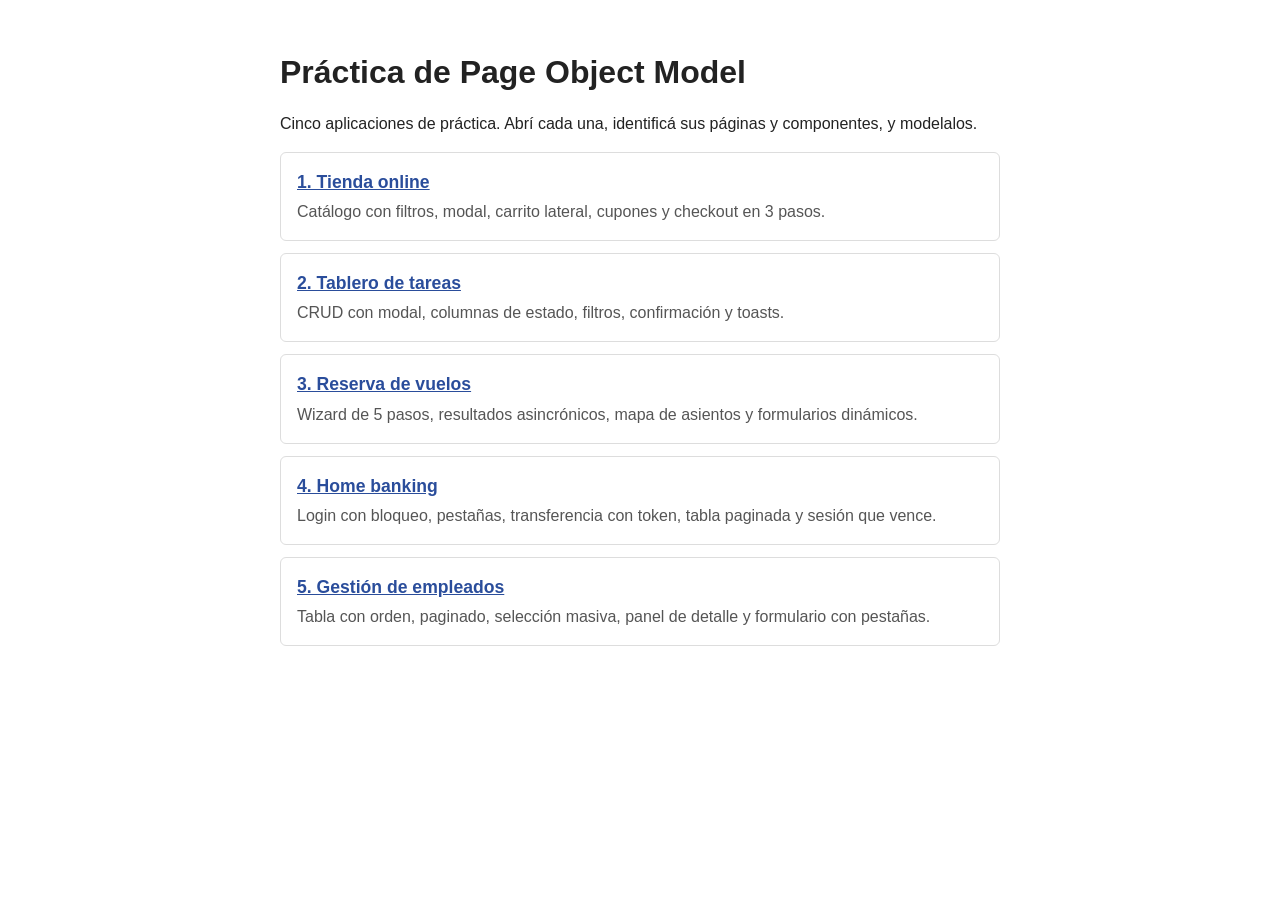
<file: tatf/aplicando-pom/pom/index.html>
<!DOCTYPE html>
<html lang="es">
<head>
<meta charset="UTF-8"><meta name="viewport" content="width=device-width, initial-scale=1">
<title>Práctica Page Object Model</title>
<style>
body{font-family:"Segoe UI",sans-serif;max-width:720px;margin:3rem auto;padding:0 1rem;color:#222;line-height:1.5}
h1{margin-bottom:.2rem} ul{padding:0;list-style:none} li{border:1px solid #ddd;border-radius:6px;padding:1rem;margin:.75rem 0}
a{font-size:1.1rem;font-weight:600;color:#2a4d9b} p.d{margin:.3rem 0 0;color:#555}
</style>
</head>
<body>
<h1>Práctica de Page Object Model</h1>
<p>Cinco aplicaciones de práctica. Abrí cada una, identificá sus páginas y componentes, y modelalos.</p>
<ul>
<li><a href="01-tienda-online/index.html" data-testid="link-tienda">1. Tienda online</a><p class="d">Catálogo con filtros, modal, carrito lateral, cupones y checkout en 3 pasos.</p></li>
<li><a href="02-tablero-tareas/index.html" data-testid="link-tareas">2. Tablero de tareas</a><p class="d">CRUD con modal, columnas de estado, filtros, confirmación y toasts.</p></li>
<li><a href="03-reserva-vuelos/index.html" data-testid="link-vuelos">3. Reserva de vuelos</a><p class="d">Wizard de 5 pasos, resultados asincrónicos, mapa de asientos y formularios dinámicos.</p></li>
<li><a href="04-home-banking/index.html" data-testid="link-banco">4. Home banking</a><p class="d">Login con bloqueo, pestañas, transferencia con token, tabla paginada y sesión que vence.</p></li>
<li><a href="05-gestion-empleados/index.html" data-testid="link-empleados">5. Gestión de empleados</a><p class="d">Tabla con orden, paginado, selección masiva, panel de detalle y formulario con pestañas.</p></li>
</ul>
</body>
</html>
</file>
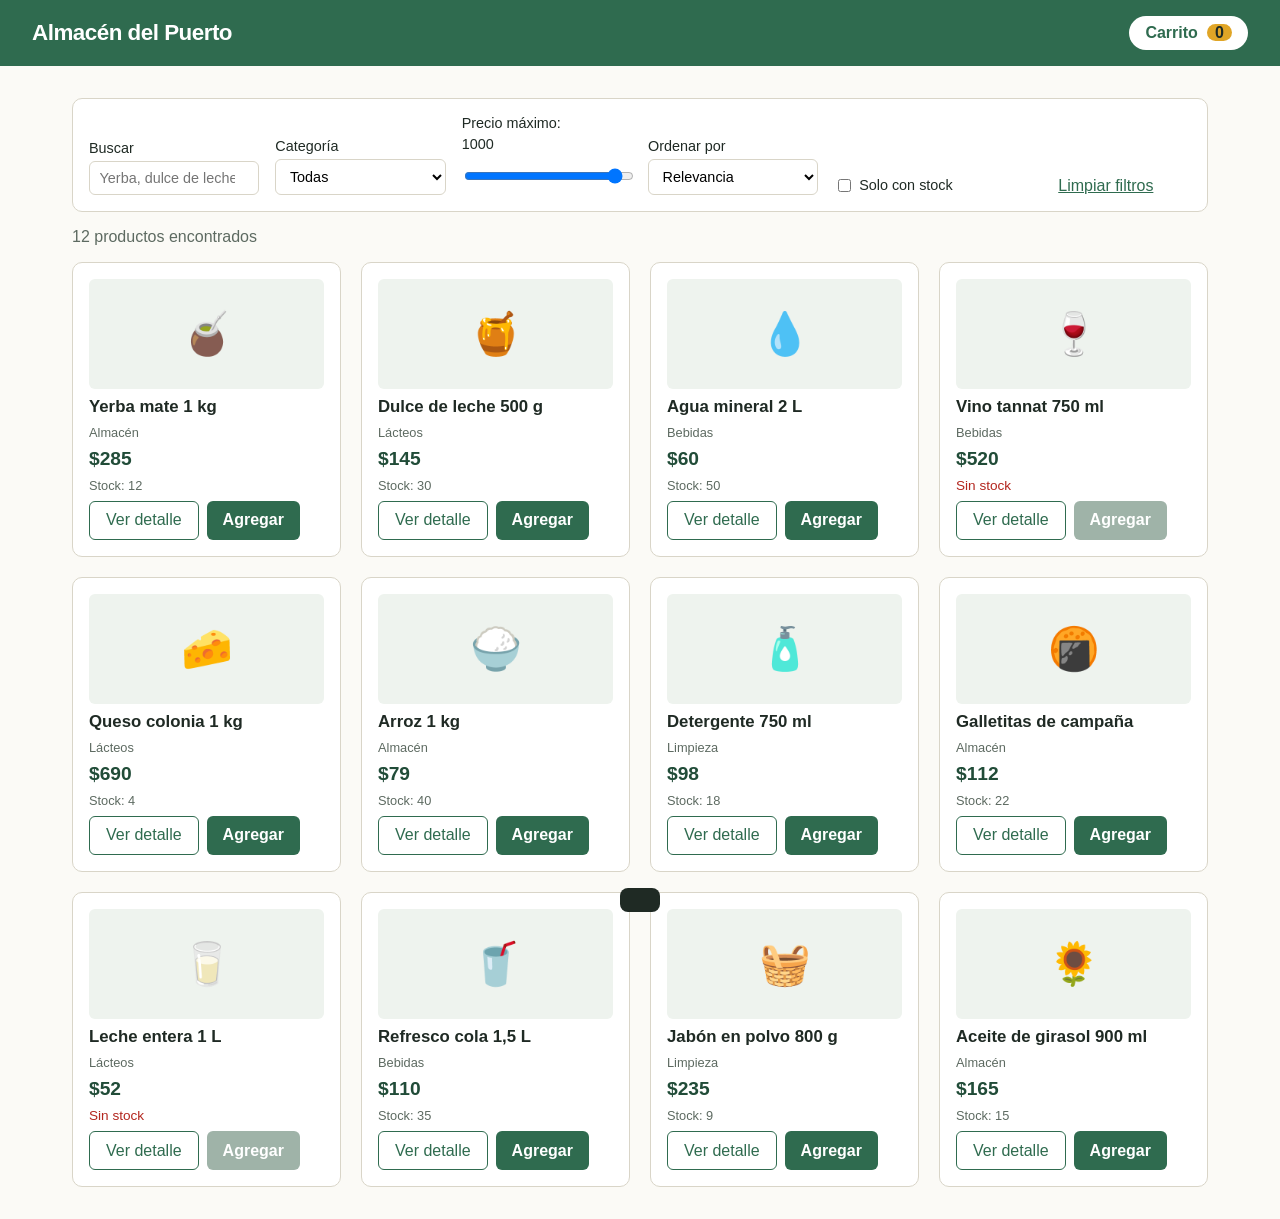
<file: tatf/aplicando-pom/pom/01-tienda-online/index.html>
<!DOCTYPE html>
<html lang="es">
<head>
  <meta charset="UTF-8">
  <meta name="viewport" content="width=device-width, initial-scale=1">
  <title>Almacén del Puerto · Tienda</title>
  <link rel="stylesheet" href="styles.css">
</head>
<body>
  <header class="topbar" data-testid="header">
    <a href="#" class="brand" data-testid="brand-logo">Almacén del Puerto</a>
    <button class="cart-btn" id="cartToggle" data-testid="cart-toggle" aria-label="Abrir carrito">
      Carrito <span class="badge" id="cartCount" data-testid="cart-count">0</span>
    </button>
  </header>

  <!-- ===================== VISTA: CATÁLOGO ===================== -->
  <main id="view-catalog" class="view active" data-testid="catalog-page">
    <section class="filters" data-testid="filters-panel">
      <label>Buscar
        <input type="search" id="searchInput" data-testid="search-input" placeholder="Yerba, dulce de leche…">
      </label>
      <label>Categoría
        <select id="categorySelect" data-testid="category-select">
          <option value="">Todas</option>
          <option value="almacen">Almacén</option>
          <option value="bebidas">Bebidas</option>
          <option value="lacteos">Lácteos</option>
          <option value="limpieza">Limpieza</option>
        </select>
      </label>
      <label>Precio máximo: <output id="priceOutput" data-testid="price-output">1000</output>
        <input type="range" id="priceRange" min="50" max="1000" step="10" value="1000" data-testid="price-range">
      </label>
      <label>Ordenar por
        <select id="sortSelect" data-testid="sort-select">
          <option value="relevance">Relevancia</option>
          <option value="price-asc">Precio: menor a mayor</option>
          <option value="price-desc">Precio: mayor a menor</option>
          <option value="name">Nombre (A-Z)</option>
        </select>
      </label>
      <label class="check">
        <input type="checkbox" id="stockOnly" data-testid="stock-only-checkbox"> Solo con stock
      </label>
      <button class="link" id="clearFilters" data-testid="clear-filters">Limpiar filtros</button>
    </section>

    <p class="results-info" id="resultsInfo" data-testid="results-info"></p>
    <div class="loader" id="loader" data-testid="catalog-loader">Cargando productos…</div>
    <div class="grid" id="productGrid" data-testid="product-grid"></div>
    <p class="empty hidden" id="emptyState" data-testid="empty-state">No hay productos con esos filtros. Probá quitar alguno.</p>
  </main>

  <!-- ===================== VISTA: CHECKOUT ===================== -->
  <main id="view-checkout" class="view" data-testid="checkout-page">
    <button class="link" id="backToCatalog" data-testid="back-to-catalog">Volver al catálogo</button>
    <h1>Finalizar compra</h1>
    <ol class="stepper" data-testid="checkout-stepper">
      <li class="step current" data-step="1" data-testid="step-indicator-1">Datos</li>
      <li class="step" data-step="2" data-testid="step-indicator-2">Envío</li>
      <li class="step" data-step="3" data-testid="step-indicator-3">Pago</li>
    </ol>

    <div class="checkout-layout">
      <form id="checkoutForm" novalidate data-testid="checkout-form">
        <fieldset class="step-panel active" data-panel="1" data-testid="step-panel-1">
          <legend>Tus datos</legend>
          <label>Nombre completo <input id="fullName" name="fullName" data-testid="input-fullname"></label>
          <span class="error" data-error-for="fullName" data-testid="error-fullname"></span>
          <label>Email <input id="email" name="email" type="email" data-testid="input-email"></label>
          <span class="error" data-error-for="email" data-testid="error-email"></span>
          <label>Teléfono <input id="phone" name="phone" data-testid="input-phone" placeholder="09X XXX XXX"></label>
          <span class="error" data-error-for="phone" data-testid="error-phone"></span>
        </fieldset>

        <fieldset class="step-panel" data-panel="2" data-testid="step-panel-2">
          <legend>Envío</legend>
          <div class="radio-group" data-testid="shipping-options">
            <label class="radio"><input type="radio" name="shipping" value="retiro" data-testid="shipping-pickup" checked> Retiro en local (gratis)</label>
            <label class="radio"><input type="radio" name="shipping" value="domicilio" data-testid="shipping-home"> Envío a domicilio ($150)</label>
          </div>
          <div id="addressBlock" class="hidden" data-testid="address-block">
            <label>Dirección <input id="address" name="address" data-testid="input-address"></label>
            <span class="error" data-error-for="address" data-testid="error-address"></span>
            <label>Departamento
              <select id="department" name="department" data-testid="select-department">
                <option value="">Seleccioná…</option>
                <option>Montevideo</option><option>Canelones</option><option>Maldonado</option><option>Colonia</option>
              </select>
            </label>
            <span class="error" data-error-for="department" data-testid="error-department"></span>
          </div>
        </fieldset>

        <fieldset class="step-panel" data-panel="3" data-testid="step-panel-3">
          <legend>Pago</legend>
          <label>Número de tarjeta <input id="cardNumber" name="cardNumber" maxlength="19" data-testid="input-card-number" placeholder="4111 1111 1111 1111"></label>
          <span class="error" data-error-for="cardNumber" data-testid="error-card-number"></span>
          <div class="row">
            <label>Vencimiento <input id="cardExp" name="cardExp" placeholder="MM/AA" maxlength="5" data-testid="input-card-exp"></label>
            <label>CVV <input id="cardCvv" name="cardCvv" maxlength="4" data-testid="input-card-cvv"></label>
          </div>
          <span class="error" data-error-for="cardExp" data-testid="error-card-exp"></span>
          <span class="error" data-error-for="cardCvv" data-testid="error-card-cvv"></span>
          <label class="check"><input type="checkbox" id="terms" name="terms" data-testid="terms-checkbox"> Acepto los términos y condiciones</label>
          <span class="error" data-error-for="terms" data-testid="error-terms"></span>
        </fieldset>

        <div class="form-actions">
          <button type="button" class="secondary hidden" id="prevStep" data-testid="prev-step">Anterior</button>
          <button type="button" class="primary" id="nextStep" data-testid="next-step">Siguiente</button>
          <button type="submit" class="primary hidden" id="placeOrder" data-testid="place-order">Confirmar compra</button>
        </div>
      </form>

      <aside class="summary" data-testid="order-summary">
        <h2>Resumen</h2>
        <ul id="summaryItems" data-testid="summary-items"></ul>
        <dl>
          <dt>Subtotal</dt><dd id="sumSubtotal" data-testid="summary-subtotal"></dd>
          <dt>Descuento</dt><dd id="sumDiscount" data-testid="summary-discount"></dd>
          <dt>Envío</dt><dd id="sumShipping" data-testid="summary-shipping"></dd>
          <dt class="total">Total</dt><dd class="total" id="sumTotal" data-testid="summary-total"></dd>
        </dl>
      </aside>
    </div>
  </main>

  <!-- ===================== VISTA: CONFIRMACIÓN ===================== -->
  <main id="view-confirmation" class="view" data-testid="confirmation-page">
    <div class="confirm-box">
      <h1>Compra confirmada</h1>
      <p>Tu número de pedido es <strong id="orderNumber" data-testid="order-number"></strong>.</p>
      <p>Te enviamos el detalle a <span id="confirmEmail" data-testid="confirmation-email"></span>.</p>
      <button class="primary" id="newPurchase" data-testid="new-purchase">Hacer otra compra</button>
    </div>
  </main>

  <!-- ===================== COMPONENTE: CARRITO LATERAL ===================== -->
  <div class="overlay hidden" id="overlay" data-testid="overlay"></div>
  <aside class="drawer" id="cartDrawer" aria-hidden="true" data-testid="cart-drawer">
    <div class="drawer-head">
      <h2>Tu carrito</h2>
      <button class="icon" id="closeCart" data-testid="cart-close" aria-label="Cerrar carrito">✕</button>
    </div>
    <ul class="cart-items" id="cartItems" data-testid="cart-items"></ul>
    <p class="empty" id="cartEmpty" data-testid="cart-empty">Tu carrito está vacío.</p>
    <div class="coupon">
      <input id="couponInput" placeholder="Código de descuento" data-testid="coupon-input">
      <button class="secondary" id="applyCoupon" data-testid="coupon-apply">Aplicar</button>
    </div>
    <p class="coupon-msg" id="couponMsg" data-testid="coupon-message"></p>
    <div class="drawer-foot">
      <p>Total: <strong id="cartTotal" data-testid="cart-total">$0</strong></p>
      <button class="primary" id="goCheckout" data-testid="go-checkout" disabled>Ir a pagar</button>
    </div>
  </aside>

  <!-- ===================== COMPONENTE: MODAL DETALLE ===================== -->
  <dialog id="productModal" data-testid="product-modal">
    <button class="icon close" id="closeModal" data-testid="modal-close" aria-label="Cerrar">✕</button>
    <h2 id="modalTitle" data-testid="modal-title"></h2>
    <p id="modalDesc" data-testid="modal-description"></p>
    <p class="price" id="modalPrice" data-testid="modal-price"></p>
    <div class="qty" data-testid="modal-quantity">
      <button class="icon" id="qtyMinus" data-testid="qty-minus">−</button>
      <input id="qtyInput" type="number" min="1" value="1" data-testid="qty-input">
      <button class="icon" id="qtyPlus" data-testid="qty-plus">+</button>
    </div>
    <button class="primary" id="modalAdd" data-testid="modal-add-to-cart">Agregar al carrito</button>
  </dialog>

  <div class="toast" id="toast" role="status" data-testid="toast"></div>

  <script src="app.js"></script>
</body>
</html>
</file>
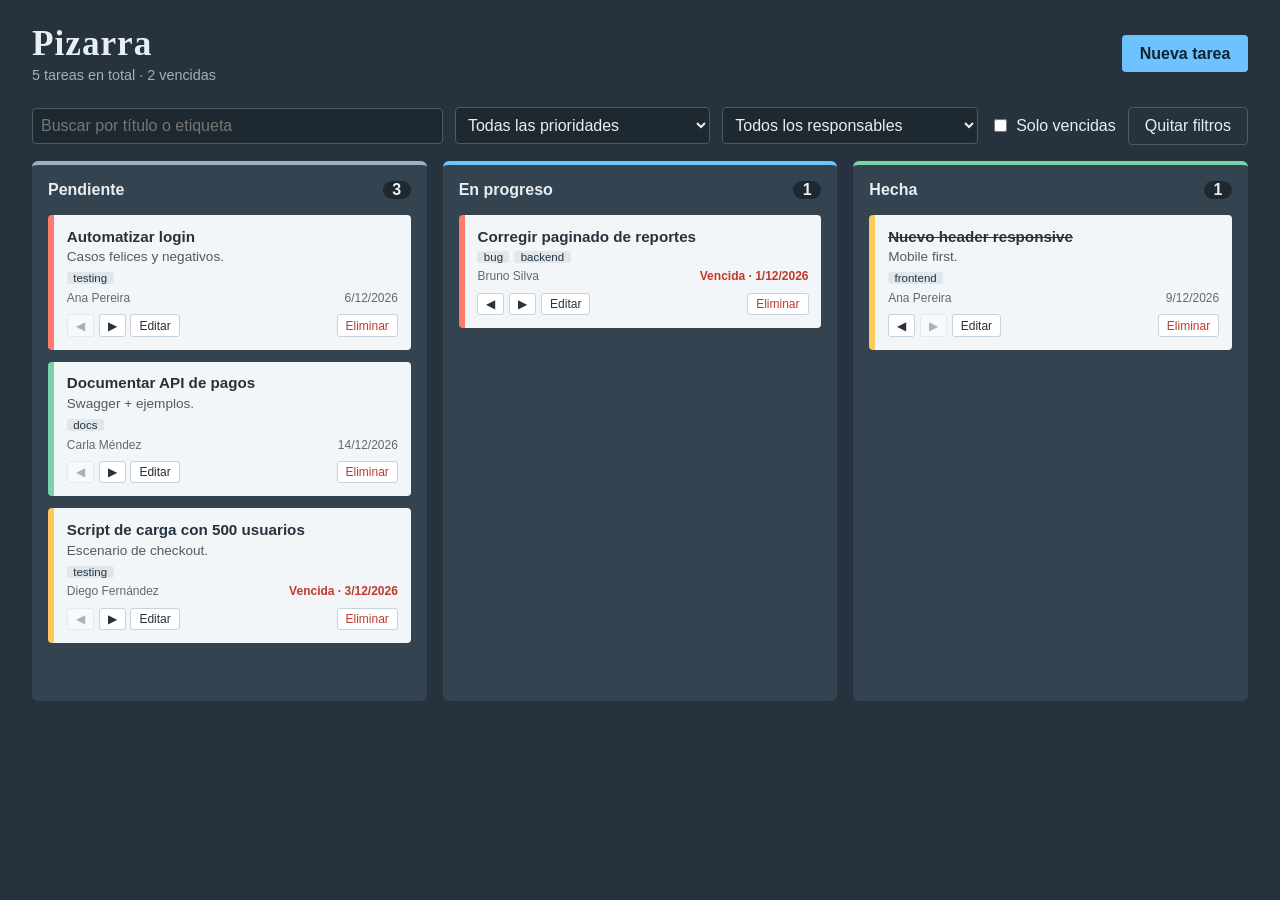
<file: tatf/aplicando-pom/pom/02-tablero-tareas/index.html>
<!DOCTYPE html>
<html lang="es">
<head>
  <meta charset="UTF-8">
  <meta name="viewport" content="width=device-width, initial-scale=1">
  <title>Pizarra · Tablero de tareas</title>
  <link rel="stylesheet" href="styles.css">
</head>
<body>
  <header class="top" data-testid="board-header">
    <div>
      <h1>Pizarra</h1>
      <p class="sub" id="boardStats" data-testid="board-stats"></p>
    </div>
    <button class="btn-primary" id="newTaskBtn" data-testid="new-task-btn">Nueva tarea</button>
  </header>

  <section class="toolbar" data-testid="toolbar">
    <input type="search" id="filterText" placeholder="Buscar por título o etiqueta" data-testid="filter-search">
    <select id="filterPriority" data-testid="filter-priority">
      <option value="">Todas las prioridades</option>
      <option value="alta">Alta</option>
      <option value="media">Media</option>
      <option value="baja">Baja</option>
    </select>
    <select id="filterAssignee" data-testid="filter-assignee">
      <option value="">Todos los responsables</option>
    </select>
    <label class="toggle"><input type="checkbox" id="filterOverdue" data-testid="filter-overdue"> Solo vencidas</label>
    <button class="btn-ghost" id="resetFilters" data-testid="reset-filters">Quitar filtros</button>
  </section>

  <main class="board" data-testid="board">
    <section class="column" data-status="pendiente" data-testid="column-pendiente">
      <h2>Pendiente <span class="count" data-testid="count-pendiente">0</span></h2>
      <ul class="cards" data-testid="cards-pendiente"></ul>
    </section>
    <section class="column" data-status="progreso" data-testid="column-progreso">
      <h2>En progreso <span class="count" data-testid="count-progreso">0</span></h2>
      <ul class="cards" data-testid="cards-progreso"></ul>
    </section>
    <section class="column" data-status="hecha" data-testid="column-hecha">
      <h2>Hecha <span class="count" data-testid="count-hecha">0</span></h2>
      <ul class="cards" data-testid="cards-hecha"></ul>
    </section>
  </main>

  <!-- Modal crear / editar -->
  <dialog id="taskDialog" data-testid="task-dialog">
    <form id="taskForm" method="dialog" novalidate data-testid="task-form">
      <h2 id="dialogTitle" data-testid="task-dialog-title">Nueva tarea</h2>
      <input type="hidden" id="taskId">

      <label>Título *
        <input id="taskTitle" maxlength="60" data-testid="task-title-input">
      </label>
      <small class="hint"><span id="titleCounter" data-testid="title-counter">0</span>/60</small>
      <span class="err" id="errTitle" data-testid="task-title-error"></span>

      <label>Descripción
        <textarea id="taskDesc" rows="3" data-testid="task-desc-input"></textarea>
      </label>

      <fieldset class="prio" data-testid="task-priority-group">
        <legend>Prioridad *</legend>
        <label><input type="radio" name="priority" value="alta" data-testid="priority-alta"> Alta</label>
        <label><input type="radio" name="priority" value="media" data-testid="priority-media" checked> Media</label>
        <label><input type="radio" name="priority" value="baja" data-testid="priority-baja"> Baja</label>
      </fieldset>

      <div class="two">
        <label>Responsable *
          <select id="taskAssignee" data-testid="task-assignee-select"></select>
        </label>
        <label>Vence el *
          <input type="date" id="taskDue" data-testid="task-due-input">
        </label>
      </div>
      <span class="err" id="errAssignee" data-testid="task-assignee-error"></span>
      <span class="err" id="errDue" data-testid="task-due-error"></span>

      <fieldset class="tags" data-testid="task-tags-group">
        <legend>Etiquetas</legend>
        <label><input type="checkbox" value="frontend" data-testid="tag-frontend"> frontend</label>
        <label><input type="checkbox" value="backend" data-testid="tag-backend"> backend</label>
        <label><input type="checkbox" value="bug" data-testid="tag-bug"> bug</label>
        <label><input type="checkbox" value="docs" data-testid="tag-docs"> docs</label>
        <label><input type="checkbox" value="testing" data-testid="tag-testing"> testing</label>
      </fieldset>

      <div class="dialog-actions">
        <button type="button" class="btn-ghost" id="cancelTask" data-testid="task-cancel-btn">Cancelar</button>
        <button type="submit" class="btn-primary" id="saveTask" data-testid="task-save-btn">Crear tarea</button>
      </div>
    </form>
  </dialog>

  <!-- Confirmación de borrado -->
  <dialog id="confirmDialog" data-testid="confirm-dialog">
    <p id="confirmText" data-testid="confirm-text"></p>
    <div class="dialog-actions">
      <button class="btn-ghost" id="confirmNo" data-testid="confirm-cancel">Cancelar</button>
      <button class="btn-danger" id="confirmYes" data-testid="confirm-delete">Eliminar</button>
    </div>
  </dialog>

  <div class="toasts" id="toasts" aria-live="polite" data-testid="toast-container"></div>

  <script src="app.js"></script>
</body>
</html>
</file>
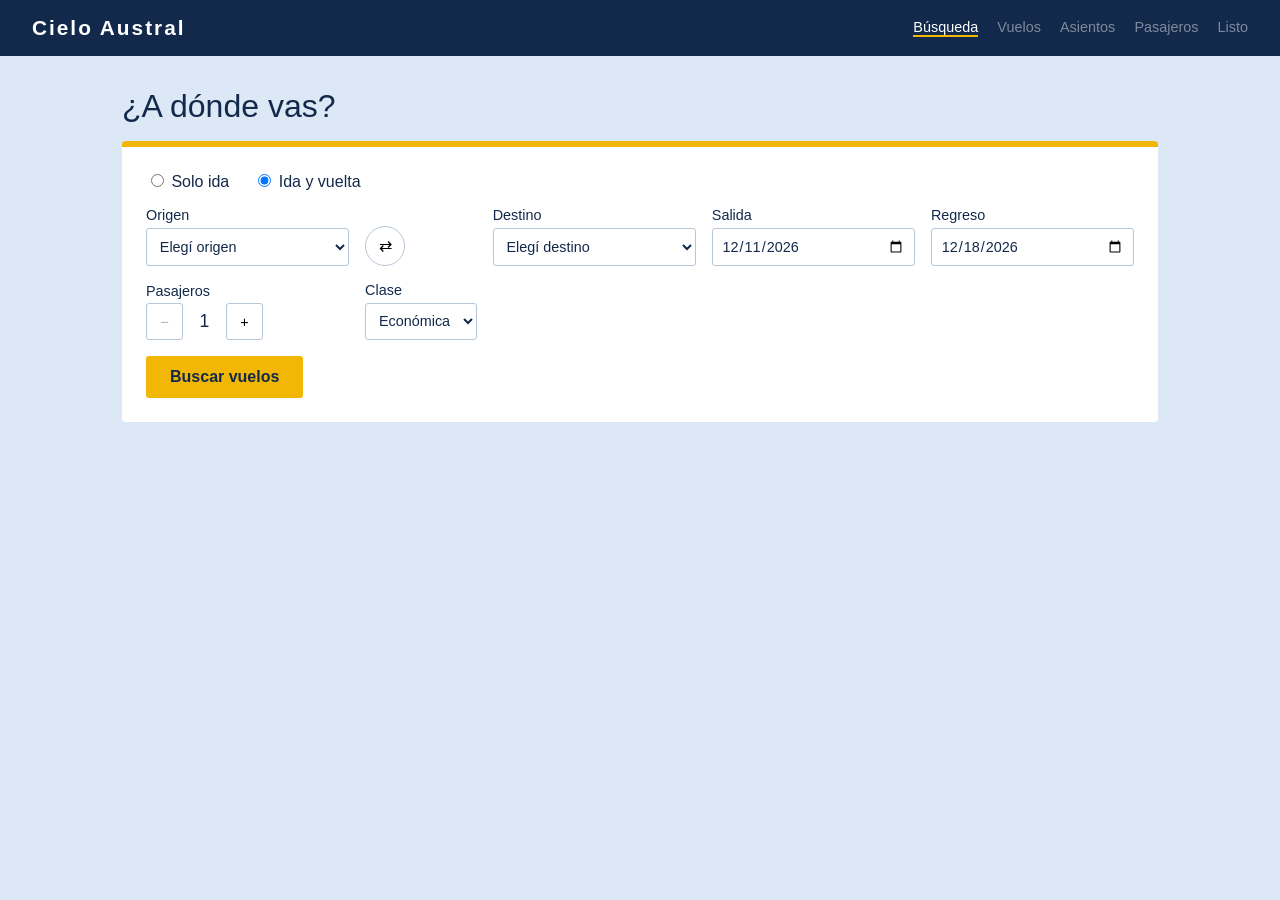
<file: tatf/aplicando-pom/pom/03-reserva-vuelos/index.html>
<!DOCTYPE html>
<html lang="es">
<head>
  <meta charset="UTF-8">
  <meta name="viewport" content="width=device-width, initial-scale=1">
  <title>Cielo Austral · Reservas</title>
  <link rel="stylesheet" href="styles.css">
</head>
<body>
  <header class="bar" data-testid="header">
    <span class="logo">Cielo Austral</span>
    <nav class="progress" aria-label="Progreso de la reserva" data-testid="booking-progress">
      <span class="p-step active" data-step="search" data-testid="progress-search">Búsqueda</span>
      <span class="p-step" data-step="results" data-testid="progress-results">Vuelos</span>
      <span class="p-step" data-step="seats" data-testid="progress-seats">Asientos</span>
      <span class="p-step" data-step="passengers" data-testid="progress-passengers">Pasajeros</span>
      <span class="p-step" data-step="done" data-testid="progress-done">Listo</span>
    </nav>
  </header>

  <!-- ============ PASO 1: BÚSQUEDA ============ -->
  <section class="page active" id="page-search" data-testid="search-page">
    <h1>¿A dónde vas?</h1>
    <form id="searchForm" class="search-card" novalidate data-testid="search-form">
      <div class="trip-type" role="radiogroup" data-testid="trip-type">
        <label><input type="radio" name="trip" value="ida" data-testid="trip-oneway"> Solo ida</label>
        <label><input type="radio" name="trip" value="idavuelta" data-testid="trip-roundtrip" checked> Ida y vuelta</label>
      </div>
      <div class="fields">
        <label>Origen
          <select id="origin" data-testid="origin-select"></select>
        </label>
        <button type="button" class="swap" id="swapBtn" data-testid="swap-cities" aria-label="Intercambiar origen y destino">⇄</button>
        <label>Destino
          <select id="destination" data-testid="destination-select"></select>
        </label>
        <label>Salida
          <input type="date" id="departDate" data-testid="depart-date">
        </label>
        <label id="returnWrap">Regreso
          <input type="date" id="returnDate" data-testid="return-date">
        </label>
        <div class="pax" data-testid="passenger-counter">
          <span>Pasajeros</span>
          <div>
            <button type="button" id="paxMinus" data-testid="pax-minus" aria-label="Quitar pasajero">−</button>
            <output id="paxCount" data-testid="pax-count">1</output>
            <button type="button" id="paxPlus" data-testid="pax-plus" aria-label="Agregar pasajero">+</button>
          </div>
        </div>
        <label>Clase
          <select id="cabin" data-testid="cabin-select">
            <option value="economy">Económica</option>
            <option value="premium">Premium</option>
            <option value="business">Ejecutiva</option>
          </select>
        </label>
      </div>
      <ul class="errors" id="searchErrors" data-testid="search-errors"></ul>
      <button type="submit" class="cta" data-testid="search-submit">Buscar vuelos</button>
    </form>
  </section>

  <!-- ============ PASO 2: RESULTADOS ============ -->
  <section class="page" id="page-results" data-testid="results-page">
    <div class="page-head">
      <button class="back" data-back="search" data-testid="back-to-search">Modificar búsqueda</button>
      <h1 id="routeTitle" data-testid="route-title"></h1>
    </div>
    <div class="results-layout">
      <aside class="side" data-testid="results-filters">
        <h2>Escalas</h2>
        <label><input type="checkbox" class="stops-filter" value="0" checked data-testid="stops-0"> Directo</label>
        <label><input type="checkbox" class="stops-filter" value="1" checked data-testid="stops-1"> 1 escala</label>
        <label><input type="checkbox" class="stops-filter" value="2" checked data-testid="stops-2"> 2 escalas</label>
        <h2>Aerolínea</h2>
        <select id="airlineFilter" data-testid="airline-filter">
          <option value="">Todas</option>
        </select>
        <h2>Ordenar</h2>
        <select id="sortFlights" data-testid="sort-flights">
          <option value="price">Menor precio</option>
          <option value="duration">Menor duración</option>
          <option value="departure">Salida más temprana</option>
        </select>
      </aside>
      <div>
        <div class="loading" id="flightsLoading" data-testid="flights-loading">Buscando los mejores vuelos…</div>
        <p id="flightsCount" class="muted" data-testid="flights-count"></p>
        <ul class="flights" id="flightsList" data-testid="flights-list"></ul>
      </div>
    </div>
  </section>

  <!-- ============ PASO 3: ASIENTOS ============ -->
  <section class="page" id="page-seats" data-testid="seats-page">
    <div class="page-head">
      <button class="back" data-back="results" data-testid="back-to-results">Cambiar vuelo</button>
      <h1>Elegí tus asientos</h1>
    </div>
    <p class="muted" id="seatHint" data-testid="seat-hint"></p>
    <div class="seats-layout">
      <div class="plane" data-testid="seat-map">
        <div class="legend">
          <span><i class="swatch free"></i> Libre</span>
          <span><i class="swatch taken"></i> Ocupado</span>
          <span><i class="swatch mine"></i> Tu selección</span>
          <span><i class="swatch exit"></i> Salida de emergencia (+$40)</span>
        </div>
        <div class="seat-grid" id="seatGrid"></div>
      </div>
      <aside class="side" data-testid="seat-summary">
        <h2>Seleccionados</h2>
        <ul id="selectedSeats" data-testid="selected-seats"></ul>
        <p>Cargo por asientos: <strong id="seatFee" data-testid="seat-fee">$0</strong></p>
        <button class="cta" id="seatsContinue" data-testid="seats-continue" disabled>Continuar</button>
      </aside>
    </div>
  </section>

  <!-- ============ PASO 4: PASAJEROS ============ -->
  <section class="page" id="page-passengers" data-testid="passengers-page">
    <div class="page-head">
      <button class="back" data-back="seats" data-testid="back-to-seats">Volver a asientos</button>
      <h1>Datos de los pasajeros</h1>
    </div>
    <form id="paxForm" novalidate data-testid="passengers-form">
      <div id="paxForms"></div>
      <fieldset class="contact" data-testid="contact-section">
        <legend>Contacto</legend>
        <label>Email <input type="email" id="contactEmail" data-testid="contact-email"></label>
        <span class="err" data-testid="contact-email-error"></span>
        <label>Confirmar email <input type="email" id="contactEmail2" data-testid="contact-email-confirm"></label>
        <span class="err" data-testid="contact-email-confirm-error"></span>
      </fieldset>
      <div class="total-bar" data-testid="price-breakdown">
        <span>Pasajes: <b id="ticketsTotal" data-testid="tickets-total"></b></span>
        <span>Asientos: <b id="seatsTotal" data-testid="seats-total"></b></span>
        <span>Total: <b id="grandTotal" data-testid="grand-total"></b></span>
      </div>
      <button type="submit" class="cta" data-testid="confirm-booking">Confirmar reserva</button>
    </form>
  </section>

  <!-- ============ PASO 5: CONFIRMACIÓN ============ -->
  <section class="page" id="page-done" data-testid="confirmation-page">
    <div class="ticket" data-testid="ticket">
      <h1>¡Reserva confirmada!</h1>
      <p>Código de reserva</p>
      <p class="code" id="bookingCode" data-testid="booking-code"></p>
      <dl id="ticketDetails" data-testid="ticket-details"></dl>
      <button class="cta" id="newSearch" data-testid="new-search">Nueva búsqueda</button>
    </div>
  </section>

  <script src="app.js"></script>
</body>
</html>
</file>
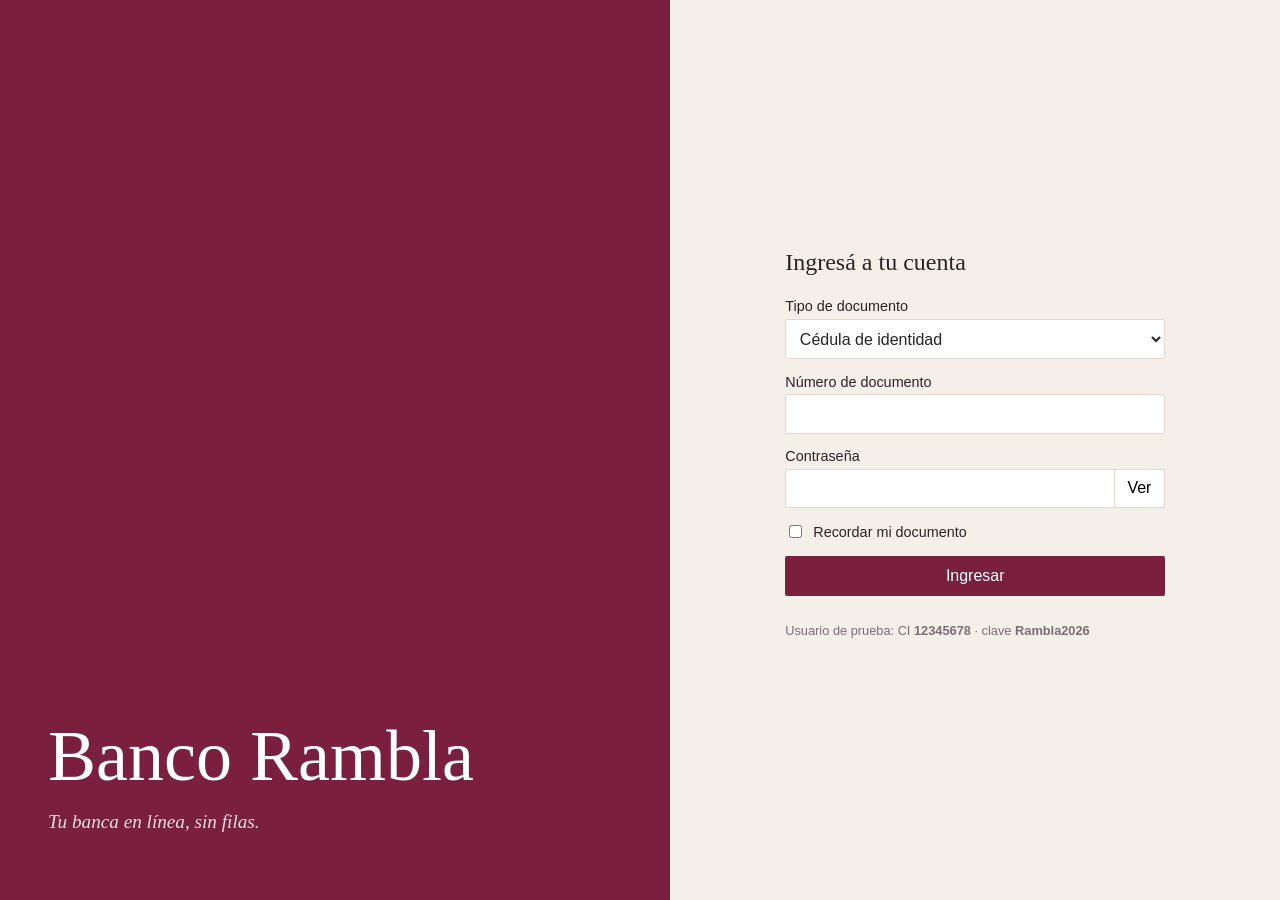
<file: tatf/aplicando-pom/pom/04-home-banking/index.html>
<!DOCTYPE html>
<html lang="es">
<head>
  <meta charset="UTF-8">
  <meta name="viewport" content="width=device-width, initial-scale=1">
  <title>Banco Rambla · Home banking</title>
  <link rel="stylesheet" href="styles.css">
</head>
<body>
  <!-- ================= PANTALLA: LOGIN ================= -->
  <section id="loginScreen" class="screen active" data-testid="login-page">
    <div class="login-art" aria-hidden="true">
      <p class="art-name">Banco Rambla</p>
      <p class="art-tag">Tu banca en línea, sin filas.</p>
    </div>
    <form class="login-box" id="loginForm" novalidate data-testid="login-form">
      <h1>Ingresá a tu cuenta</h1>
      <label>Tipo de documento
        <select id="docType" data-testid="login-doc-type">
          <option value="ci">Cédula de identidad</option>
          <option value="pas">Pasaporte</option>
        </select>
      </label>
      <label>Número de documento
        <input id="docNumber" inputmode="numeric" autocomplete="username" data-testid="login-doc-number">
      </label>
      <label>Contraseña
        <span class="pw">
          <input id="password" type="password" autocomplete="current-password" data-testid="login-password">
          <button type="button" id="togglePw" data-testid="login-toggle-password" aria-label="Mostrar contraseña">Ver</button>
        </span>
      </label>
      <label class="check"><input type="checkbox" id="remember" data-testid="login-remember"> Recordar mi documento</label>
      <p class="alert hidden" id="loginError" role="alert" data-testid="login-error"></p>
      <button type="submit" class="btn" id="loginBtn" data-testid="login-submit">Ingresar</button>
      <p class="hint">Usuario de prueba: CI <b>12345678</b> · clave <b>Rambla2026</b></p>
    </form>
  </section>

  <!-- ================= PANTALLA: APP ================= -->
  <section id="appScreen" class="screen" data-testid="app-page">
    <header class="app-head" data-testid="app-header">
      <span class="app-logo">Banco Rambla</span>
      <span id="welcome" data-testid="welcome-message"></span>
      <span class="session" data-testid="session-timer">Sesión: <b id="sessionTime">05:00</b></span>
      <button class="btn-line" id="logoutBtn" data-testid="logout-btn">Cerrar sesión</button>
    </header>

    <nav class="tabs" role="tablist" data-testid="main-tabs">
      <button role="tab" class="tab active" data-tab="accounts" data-testid="tab-accounts" aria-selected="true">Mis cuentas</button>
      <button role="tab" class="tab" data-tab="transfer" data-testid="tab-transfer" aria-selected="false">Transferir</button>
      <button role="tab" class="tab" data-tab="history" data-testid="tab-history" aria-selected="false">Movimientos</button>
    </nav>

    <!-- -------- Tab: cuentas -------- -->
    <div class="panel active" id="panel-accounts" role="tabpanel" data-testid="accounts-panel">
      <div class="panel-head">
        <h2>Mis cuentas</h2>
        <button class="btn-line" id="toggleBalances" data-testid="toggle-balances">Ocultar saldos</button>
      </div>
      <div class="accounts" id="accountsList" data-testid="accounts-list"></div>
    </div>

    <!-- -------- Tab: transferir -------- -->
    <div class="panel" id="panel-transfer" role="tabpanel" data-testid="transfer-panel">
      <h2>Nueva transferencia</h2>
      <form id="transferForm" class="transfer" novalidate data-testid="transfer-form">
        <label>Cuenta de origen
          <select id="fromAccount" data-testid="transfer-from"></select>
        </label>
        <span class="err" id="errFrom" data-testid="transfer-from-error"></span>

        <fieldset class="dest-type" data-testid="transfer-destination-type">
          <legend>Destino</legend>
          <label><input type="radio" name="destType" value="own" data-testid="dest-own" checked> Cuenta propia</label>
          <label><input type="radio" name="destType" value="contact" data-testid="dest-contact"> Contacto guardado</label>
          <label><input type="radio" name="destType" value="new" data-testid="dest-new"> Otra cuenta</label>
        </fieldset>

        <label id="toOwnWrap">Cuenta destino
          <select id="toOwn" data-testid="transfer-to-own"></select>
        </label>
        <label id="toContactWrap" class="hidden">Contacto
          <select id="toContact" data-testid="transfer-to-contact"></select>
        </label>
        <div id="toNewWrap" class="hidden">
          <label>Número de cuenta (10 dígitos)
            <input id="toNew" inputmode="numeric" maxlength="10" data-testid="transfer-to-new">
          </label>
          <label>Titular
            <input id="toNewName" data-testid="transfer-to-new-name">
          </label>
          <label class="check"><input type="checkbox" id="saveContact" data-testid="transfer-save-contact"> Guardar como contacto</label>
        </div>
        <span class="err" id="errTo" data-testid="transfer-to-error"></span>

        <div class="two">
          <label>Importe
            <input id="amount" inputmode="decimal" data-testid="transfer-amount" placeholder="0,00">
          </label>
          <label>Moneda
            <input id="currency" readonly data-testid="transfer-currency">
          </label>
        </div>
        <span class="err" id="errAmount" data-testid="transfer-amount-error"></span>

        <label>Concepto
          <input id="concept" maxlength="40" data-testid="transfer-concept">
        </label>
        <span class="err" id="errConcept" data-testid="transfer-concept-error"></span>

        <button type="submit" class="btn" data-testid="transfer-continue">Continuar</button>
      </form>
    </div>

    <!-- -------- Tab: movimientos -------- -->
    <div class="panel" id="panel-history" role="tabpanel" data-testid="history-panel">
      <h2>Movimientos</h2>
      <div class="hist-filters" data-testid="history-filters">
        <label>Cuenta <select id="histAccount" data-testid="history-account"></select></label>
        <label>Tipo
          <select id="histType" data-testid="history-type">
            <option value="">Todos</option>
            <option value="credito">Créditos</option>
            <option value="debito">Débitos</option>
          </select>
        </label>
        <label>Desde <input type="date" id="histFrom" data-testid="history-from"></label>
        <label>Hasta <input type="date" id="histTo" data-testid="history-to"></label>
        <label>Buscar <input type="search" id="histSearch" data-testid="history-search" placeholder="Descripción"></label>
      </div>
      <div class="table-wrap">
        <table data-testid="history-table">
          <thead>
            <tr><th>Fecha</th><th>Descripción</th><th>Cuenta</th><th class="num">Importe</th><th class="num">Saldo</th></tr>
          </thead>
          <tbody id="histBody" data-testid="history-rows"></tbody>
        </table>
      </div>
      <p class="empty hidden" id="histEmpty" data-testid="history-empty">No hay movimientos para esos filtros.</p>
      <div class="pager" data-testid="history-pagination">
        <button class="btn-line" id="prevPage" data-testid="page-prev">Anterior</button>
        <span id="pageInfo" data-testid="page-info"></span>
        <button class="btn-line" id="nextPage" data-testid="page-next">Siguiente</button>
      </div>
    </div>
  </section>

  <!-- ============ MODAL: CONFIRMAR TRANSFERENCIA ============ -->
  <dialog id="confirmTransfer" data-testid="transfer-confirm-dialog">
    <h2>Confirmá la transferencia</h2>
    <dl id="confirmDetails" data-testid="transfer-confirm-details"></dl>
    <label>Código del token (6 dígitos)
      <input id="tokenInput" inputmode="numeric" maxlength="6" data-testid="token-input">
    </label>
    <p class="hint">Token de prueba: <b>246810</b></p>
    <span class="err" id="errToken" data-testid="token-error"></span>
    <div class="dialog-actions">
      <button class="btn-line" id="cancelTransfer" data-testid="transfer-cancel">Cancelar</button>
      <button class="btn" id="doTransfer" data-testid="transfer-confirm">Transferir</button>
    </div>
  </dialog>

  <!-- ============ MODAL: RESULTADO ============ -->
  <dialog id="resultDialog" data-testid="transfer-result-dialog">
    <h2 id="resultTitle" data-testid="transfer-result-title"></h2>
    <p id="resultText" data-testid="transfer-result-text"></p>
    <div class="dialog-actions">
      <button class="btn" id="resultOk" data-testid="transfer-result-ok">Aceptar</button>
    </div>
  </dialog>

  <!-- ============ MODAL: SESIÓN POR VENCER ============ -->
  <dialog id="sessionDialog" data-testid="session-dialog">
    <h2>Tu sesión está por vencer</h2>
    <p>Por seguridad se cerrará en <b id="sessionCountdown" data-testid="session-countdown">30</b> segundos.</p>
    <div class="dialog-actions">
      <button class="btn-line" id="sessionLogout" data-testid="session-logout">Salir</button>
      <button class="btn" id="sessionExtend" data-testid="session-extend">Seguir conectado</button>
    </div>
  </dialog>

  <script src="app.js"></script>
</body>
</html>
</file>
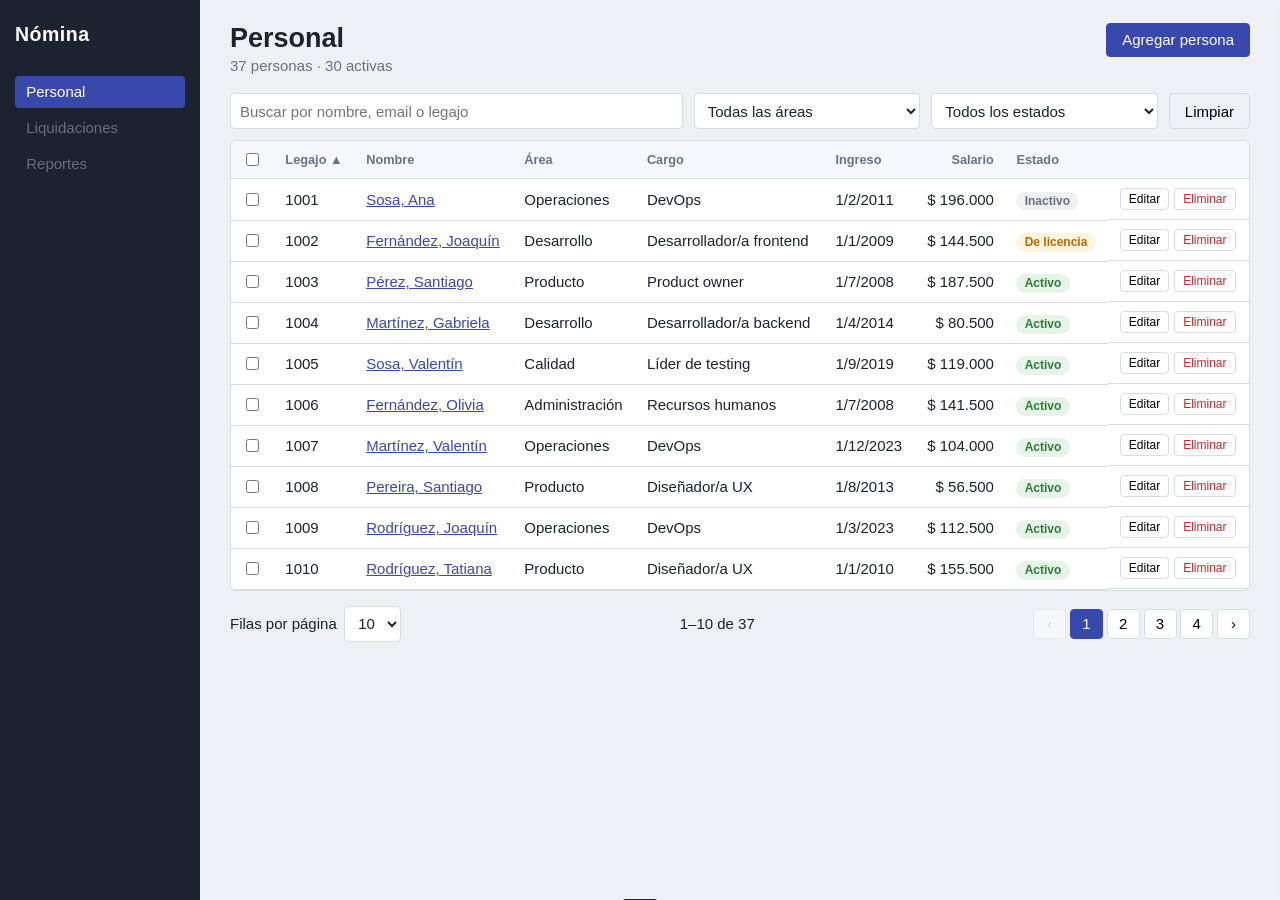
<file: tatf/aplicando-pom/pom/05-gestion-empleados/index.html>
<!DOCTYPE html>
<html lang="es">
<head>
  <meta charset="UTF-8">
  <meta name="viewport" content="width=device-width, initial-scale=1">
  <title>Nómina · Gestión de personal</title>
  <link rel="stylesheet" href="styles.css">
</head>
<body>
  <div class="layout">
    <aside class="sidebar" data-testid="sidebar">
      <p class="brand">Nómina</p>
      <nav>
        <a href="#" class="nav-item active" data-testid="nav-employees">Personal</a>
        <a href="#" class="nav-item disabled" aria-disabled="true" data-testid="nav-payroll">Liquidaciones</a>
        <a href="#" class="nav-item disabled" aria-disabled="true" data-testid="nav-reports">Reportes</a>
      </nav>
    </aside>

    <main class="content" data-testid="employees-page">
      <header class="page-top">
        <div>
          <h1>Personal</h1>
          <p class="muted" id="totalsLine" data-testid="totals-line"></p>
        </div>
        <button class="btn primary" id="addBtn" data-testid="add-employee-btn">Agregar persona</button>
      </header>

      <section class="filters" data-testid="filters">
        <input type="search" id="q" placeholder="Buscar por nombre, email o legajo" data-testid="search-input">
        <select id="fDept" data-testid="filter-department"><option value="">Todas las áreas</option></select>
        <select id="fStatus" data-testid="filter-status">
          <option value="">Todos los estados</option>
          <option value="activo">Activo</option>
          <option value="licencia">De licencia</option>
          <option value="inactivo">Inactivo</option>
        </select>
        <button class="btn ghost" id="clearBtn" data-testid="clear-filters">Limpiar</button>
      </section>

      <div class="bulk hidden" id="bulkBar" data-testid="bulk-bar">
        <span id="bulkCount" data-testid="bulk-count"></span>
        <select id="bulkAction" data-testid="bulk-action">
          <option value="">Acción masiva…</option>
          <option value="activo">Marcar como activos</option>
          <option value="inactivo">Marcar como inactivos</option>
          <option value="delete">Eliminar seleccionados</option>
        </select>
        <button class="btn" id="bulkApply" data-testid="bulk-apply">Aplicar</button>
      </div>

      <div class="table-wrap">
        <table data-testid="employees-table">
          <thead>
            <tr>
              <th><input type="checkbox" id="selectAll" aria-label="Seleccionar todos" data-testid="select-all"></th>
              <th><button class="sort" data-sort="id" data-testid="sort-id">Legajo</button></th>
              <th><button class="sort" data-sort="name" data-testid="sort-name">Nombre</button></th>
              <th><button class="sort" data-sort="dept" data-testid="sort-dept">Área</button></th>
              <th><button class="sort" data-sort="role" data-testid="sort-role">Cargo</button></th>
              <th><button class="sort" data-sort="start" data-testid="sort-start">Ingreso</button></th>
              <th class="num"><button class="sort" data-sort="salary" data-testid="sort-salary">Salario</button></th>
              <th>Estado</th>
              <th><span class="sr">Acciones</span></th>
            </tr>
          </thead>
          <tbody id="tbody" data-testid="employees-rows"></tbody>
        </table>
      </div>
      <p class="empty hidden" id="empty" data-testid="empty-state">Nadie coincide con esa búsqueda. Revisá los filtros o agregá una persona nueva.</p>

      <footer class="pager" data-testid="pagination">
        <label>Filas por página
          <select id="pageSize" data-testid="page-size">
            <option>5</option><option selected>10</option><option>25</option>
          </select>
        </label>
        <span id="range" data-testid="page-range"></span>
        <div class="pages" id="pages" data-testid="page-buttons"></div>
      </footer>
    </main>
  </div>

  <!-- Panel lateral de detalle -->
  <aside class="detail" id="detail" aria-hidden="true" data-testid="detail-panel">
    <button class="icon" id="closeDetail" data-testid="detail-close" aria-label="Cerrar">✕</button>
    <div id="detailBody" data-testid="detail-body"></div>
  </aside>

  <!-- Modal con pestañas: alta / edición -->
  <dialog id="empDialog" data-testid="employee-dialog">
    <form id="empForm" novalidate data-testid="employee-form">
      <h2 id="empTitle" data-testid="employee-dialog-title">Agregar persona</h2>
      <div class="ftabs" role="tablist" data-testid="form-tabs">
        <button type="button" role="tab" class="ftab active" data-ftab="personal" data-testid="form-tab-personal">Datos personales <span class="dot hidden" data-dot="personal" data-testid="tab-error-personal"></span></button>
        <button type="button" role="tab" class="ftab" data-ftab="work" data-testid="form-tab-work">Datos laborales <span class="dot hidden" data-dot="work" data-testid="tab-error-work"></span></button>
      </div>

      <div class="fpanel active" data-fpanel="personal" data-testid="form-panel-personal">
        <div class="grid2">
          <label>Nombre <input name="first" data-testid="field-first-name"><small class="err" data-err="first" data-testid="error-first-name"></small></label>
          <label>Apellido <input name="last" data-testid="field-last-name"><small class="err" data-err="last" data-testid="error-last-name"></small></label>
          <label>Email <input name="email" type="email" data-testid="field-email"><small class="err" data-err="email" data-testid="error-email"></small></label>
          <label>Teléfono <input name="phone" data-testid="field-phone"><small class="err" data-err="phone" data-testid="error-phone"></small></label>
          <label>Fecha de nacimiento <input name="birth" type="date" data-testid="field-birthdate"><small class="err" data-err="birth" data-testid="error-birthdate"></small></label>
        </div>
      </div>

      <div class="fpanel" data-fpanel="work" data-testid="form-panel-work">
        <div class="grid2">
          <label>Área <select name="dept" data-testid="field-department"></select><small class="err" data-err="dept" data-testid="error-department"></small></label>
          <label>Cargo <select name="role" data-testid="field-role" disabled><option value="">Primero elegí un área</option></select><small class="err" data-err="role" data-testid="error-role"></small></label>
          <label>Fecha de ingreso <input name="start" type="date" data-testid="field-start-date"><small class="err" data-err="start" data-testid="error-start-date"></small></label>
          <label>Salario nominal ($) <input name="salary" inputmode="numeric" data-testid="field-salary"><small class="err" data-err="salary" data-testid="error-salary"></small></label>
          <label>Estado
            <select name="status" data-testid="field-status">
              <option value="activo">Activo</option><option value="licencia">De licencia</option><option value="inactivo">Inactivo</option>
            </select>
          </label>
          <fieldset class="modality" data-testid="field-modality">
            <legend>Modalidad</legend>
            <label><input type="radio" name="mode" value="presencial" checked data-testid="modality-presencial"> Presencial</label>
            <label><input type="radio" name="mode" value="hibrida" data-testid="modality-hibrida"> Híbrida</label>
            <label><input type="radio" name="mode" value="remota" data-testid="modality-remota"> Remota</label>
          </fieldset>
        </div>
      </div>

      <p class="form-alert hidden" id="formAlert" role="alert" data-testid="form-alert">Hay campos con errores. Revisá las pestañas marcadas.</p>
      <div class="dialog-actions">
        <button type="button" class="btn ghost" id="cancelEmp" data-testid="employee-cancel">Cancelar</button>
        <button type="submit" class="btn primary" id="saveEmp" data-testid="employee-save">Guardar</button>
      </div>
    </form>
  </dialog>

  <!-- Confirmación -->
  <dialog id="confirmDlg" data-testid="confirm-dialog">
    <p id="confirmMsg" data-testid="confirm-message"></p>
    <label class="confirm-type">Escribí <b>ELIMINAR</b> para confirmar
      <input id="confirmInput" data-testid="confirm-input">
    </label>
    <div class="dialog-actions">
      <button class="btn ghost" id="confirmCancel" data-testid="confirm-cancel">Cancelar</button>
      <button class="btn danger" id="confirmOk" data-testid="confirm-ok" disabled>Eliminar</button>
    </div>
  </dialog>

  <div class="snackbar" id="snack" role="status" data-testid="snackbar"></div>

  <script src="app.js"></script>
</body>
</html>
</file>
<file: tatf/aplicando-pom/pom/01-tienda-online/styles.css>
:root {
  --ink: #1f2a24;
  --paper: #fbfaf6;
  --leaf: #2f6b4f;
  --leaf-dark: #214c38;
  --mustard: #e0a526;
  --line: #d9d5c8;
  --error: #b3261e;
  font-family: "Trebuchet MS", "Segoe UI", sans-serif;
  color: var(--ink);
  background: var(--paper);
}
* { box-sizing: border-box; }
body { margin: 0; }
button { font: inherit; cursor: pointer; }
input, select { font: inherit; padding: .5rem .6rem; border: 1px solid var(--line); border-radius: 6px; background: #fff; width: 100%; }
input:focus-visible, select:focus-visible, button:focus-visible { outline: 3px solid var(--mustard); outline-offset: 2px; }
.hidden { display: none !important; }

.topbar { display: flex; justify-content: space-between; align-items: center; padding: 1rem 2rem; background: var(--leaf); color: #fff; }
.brand { color: #fff; text-decoration: none; font-size: 1.4rem; font-weight: 700; letter-spacing: -.5px; }
.cart-btn { background: #fff; color: var(--leaf); border: 0; border-radius: 20px; padding: .5rem 1rem; font-weight: 600; }
.badge { background: var(--mustard); color: var(--ink); border-radius: 10px; padding: 0 .5rem; margin-left: .3rem; }

.view { display: none; padding: 2rem; max-width: 1200px; margin: 0 auto; }
.view.active { display: block; }

.filters { display: grid; grid-template-columns: repeat(auto-fit, minmax(170px, 1fr)); gap: 1rem; align-items: end; padding: 1rem; border: 1px solid var(--line); border-radius: 10px; background: #fff; }
.filters label { display: flex; flex-direction: column; gap: .3rem; font-size: .9rem; }
.check { flex-direction: row !important; align-items: center; gap: .5rem; }
.check input { width: auto; }
.link { background: none; border: 0; color: var(--leaf); text-decoration: underline; padding: 0; }

.results-info { color: #5d6a61; }
.loader { padding: 3rem; text-align: center; color: #5d6a61; }
.grid { display: grid; grid-template-columns: repeat(auto-fill, minmax(220px, 1fr)); gap: 1.25rem; }
.card { background: #fff; border: 1px solid var(--line); border-radius: 10px; padding: 1rem; display: flex; flex-direction: column; gap: .5rem; }
.card .swatch { height: 110px; border-radius: 6px; display: grid; place-items: center; font-size: 2.6rem; background: #eef3ee; }
.card h3 { margin: 0; font-size: 1.05rem; }
.card .cat { font-size: .8rem; color: #5d6a61; }
.card .price { font-size: 1.2rem; font-weight: 700; color: var(--leaf-dark); }
.card .stock-out { color: var(--error); font-size: .85rem; }
.card .actions { display: flex; gap: .5rem; margin-top: auto; }
.empty { text-align: center; color: #5d6a61; padding: 2rem; }

.primary { background: var(--leaf); color: #fff; border: 0; border-radius: 6px; padding: .6rem 1rem; font-weight: 600; }
.primary:hover { background: var(--leaf-dark); }
.primary:disabled { background: #9fb3a8; cursor: not-allowed; }
.secondary { background: #fff; color: var(--leaf); border: 1px solid var(--leaf); border-radius: 6px; padding: .6rem 1rem; }
.icon { background: none; border: 1px solid var(--line); border-radius: 6px; width: 2.2rem; height: 2.2rem; }

.overlay { position: fixed; inset: 0; background: rgba(20, 30, 25, .45); z-index: 10; }
.drawer { position: fixed; top: 0; right: 0; height: 100%; width: min(400px, 100%); background: #fff; z-index: 11; transform: translateX(100%); transition: transform .25s ease; display: flex; flex-direction: column; padding: 1.25rem; }
.drawer.open { transform: translateX(0); }
.drawer-head { display: flex; justify-content: space-between; align-items: center; }
.cart-items { list-style: none; padding: 0; flex: 1; overflow-y: auto; }
.cart-item { display: grid; grid-template-columns: 1fr auto; gap: .3rem; padding: .75rem 0; border-bottom: 1px solid var(--line); }
.cart-item .qty-controls { display: flex; align-items: center; gap: .4rem; }
.cart-item .remove { color: var(--error); background: none; border: 0; text-decoration: underline; }
.coupon { display: flex; gap: .5rem; }
.coupon-msg { min-height: 1.2rem; font-size: .9rem; }
.coupon-msg.ok { color: var(--leaf); }
.coupon-msg.bad { color: var(--error); }
.drawer-foot { border-top: 1px solid var(--line); padding-top: 1rem; }
.drawer-foot .primary { width: 100%; }

dialog { border: 0; border-radius: 12px; padding: 2rem; width: min(440px, 92vw); }
dialog::backdrop { background: rgba(20, 30, 25, .5); }
dialog .close { position: absolute; top: 1rem; right: 1rem; }
.qty { display: flex; gap: .5rem; margin: 1rem 0; }
.qty input { width: 4rem; text-align: center; }

.stepper { display: flex; list-style: none; padding: 0; gap: .5rem; counter-reset: s; }
.step { flex: 1; padding: .6rem; border-bottom: 4px solid var(--line); color: #5d6a61; counter-increment: s; }
.step::before { content: counter(s) ". "; }
.step.current { border-color: var(--mustard); color: var(--ink); font-weight: 700; }
.step.done { border-color: var(--leaf); }
.checkout-layout { display: grid; grid-template-columns: 2fr 1fr; gap: 2rem; }
fieldset { border: 0; padding: 0; margin: 0; }
legend { font-size: 1.2rem; font-weight: 700; margin-bottom: 1rem; }
.step-panel { display: none; }
.step-panel.active { display: flex; flex-direction: column; gap: .4rem; }
.step-panel label { display: flex; flex-direction: column; gap: .3rem; }
.radio { flex-direction: row !important; align-items: center; gap: .5rem; }
.radio input { width: auto; }
.radio-group { display: flex; flex-direction: column; gap: .5rem; margin-bottom: 1rem; }
.row { display: grid; grid-template-columns: 1fr 1fr; gap: 1rem; }
.error { color: var(--error); font-size: .85rem; min-height: 1rem; }
input.invalid, select.invalid { border-color: var(--error); }
.form-actions { display: flex; justify-content: flex-end; gap: .75rem; margin-top: 1.5rem; }
.summary { background: #fff; border: 1px solid var(--line); border-radius: 10px; padding: 1.25rem; align-self: start; }
.summary ul { list-style: none; padding: 0; }
.summary li { display: flex; justify-content: space-between; padding: .3rem 0; font-size: .9rem; }
.summary dl { display: grid; grid-template-columns: 1fr auto; gap: .4rem; }
.summary dd { margin: 0; text-align: right; }
.summary .total { font-weight: 700; font-size: 1.1rem; }

.confirm-box { text-align: center; padding: 4rem 1rem; }

.toast { position: fixed; bottom: 1.5rem; left: 50%; transform: translate(-50%, 150%); background: var(--ink); color: #fff; padding: .75rem 1.25rem; border-radius: 8px; transition: transform .2s; z-index: 20; }
.toast.show { transform: translate(-50%, 0); }

@media (max-width: 760px) {
  .checkout-layout { grid-template-columns: 1fr; }
  .view { padding: 1rem; }
}
@media (prefers-reduced-motion: reduce) { * { transition: none !important; } }
</file>
<file: tatf/aplicando-pom/pom/02-tablero-tareas/styles.css>
:root {
  --chalk: #f3f6f8;
  --slate: #26323d;
  --slate-2: #33434f;
  --text: #e8eef2;
  --muted: #9fb0bd;
  --alta: #ff7a6b;
  --media: #ffc857;
  --baja: #7cd1a8;
  --accent: #6ec3ff;
  font-family: "Verdana", "Segoe UI", sans-serif;
  background: var(--slate);
  color: var(--text);
}
* { box-sizing: border-box; }
body { margin: 0; min-height: 100vh; }
button { font: inherit; cursor: pointer; }
input, select, textarea { font: inherit; background: #1d2831; color: var(--text); border: 1px solid #4a5b68; border-radius: 4px; padding: .5rem; width: 100%; }
:focus-visible { outline: 2px dashed var(--accent); outline-offset: 2px; }

.top { display: flex; justify-content: space-between; align-items: center; padding: 1.5rem 2rem .5rem; }
.top h1 { margin: 0; font-family: "Comic Sans MS", "Chalkboard SE", cursive; font-size: 2.2rem; letter-spacing: 1px; }
.sub { margin: .2rem 0 0; color: var(--muted); font-size: .9rem; }

.toolbar { display: flex; flex-wrap: wrap; gap: .75rem; padding: 1rem 2rem; align-items: center; }
.toolbar input[type="search"] { flex: 2 1 220px; }
.toolbar select { flex: 1 1 160px; }
.toggle { display: flex; align-items: center; gap: .4rem; white-space: nowrap; }
.toggle input { width: auto; }

.board { display: grid; grid-template-columns: repeat(3, 1fr); gap: 1rem; padding: 0 2rem 2rem; }
.column { background: var(--slate-2); border-radius: 6px; padding: 1rem; min-height: 60vh; border-top: 4px solid var(--muted); }
.column[data-status="progreso"] { border-top-color: var(--accent); }
.column[data-status="hecha"] { border-top-color: var(--baja); }
.column h2 { margin: 0 0 1rem; font-size: 1rem; display: flex; justify-content: space-between; }
.count { background: #1d2831; border-radius: 10px; padding: 0 .6rem; }
.cards { list-style: none; margin: 0; padding: 0; display: flex; flex-direction: column; gap: .75rem; }

.task { background: var(--chalk); color: var(--slate); border-radius: 4px; padding: .8rem; border-left: 6px solid var(--media); }
.task.p-alta { border-left-color: var(--alta); }
.task.p-baja { border-left-color: var(--baja); }
.task h3 { margin: 0 0 .3rem; font-size: .95rem; }
.task p { margin: 0 0 .5rem; font-size: .85rem; color: #4d5b66; }
.task .meta { display: flex; justify-content: space-between; font-size: .75rem; color: #5b6b77; }
.task .overdue { color: #c0392b; font-weight: 700; }
.task .tags { display: flex; flex-wrap: wrap; gap: .3rem; margin: .4rem 0; }
.tag { background: #dfe7ec; border-radius: 3px; padding: 0 .4rem; font-size: .72rem; }
.task .actions { display: flex; gap: .3rem; margin-top: .6rem; flex-wrap: wrap; }
.task .actions button { background: #fff; border: 1px solid #c7d2da; border-radius: 3px; font-size: .75rem; padding: .2rem .5rem; color: var(--slate); }
.task .actions button:disabled { opacity: .35; cursor: not-allowed; }
.task .actions .del { color: #c0392b; margin-left: auto; }
.task.done h3 { text-decoration: line-through; }
.empty-col { color: var(--muted); font-size: .85rem; text-align: center; padding: 1rem; border: 1px dashed #4a5b68; border-radius: 4px; }

.btn-primary { background: var(--accent); color: #0f2230; border: 0; border-radius: 4px; padding: .6rem 1.1rem; font-weight: 700; }
.btn-ghost { background: transparent; color: var(--text); border: 1px solid #4a5b68; border-radius: 4px; padding: .55rem 1rem; }
.btn-danger { background: var(--alta); color: #2b0f0b; border: 0; border-radius: 4px; padding: .6rem 1.1rem; font-weight: 700; }

dialog { background: var(--slate-2); color: var(--text); border: 0; border-radius: 8px; width: min(520px, 94vw); padding: 1.5rem; }
dialog::backdrop { background: rgba(0, 0, 0, .55); }
dialog h2 { margin-top: 0; }
dialog label { display: flex; flex-direction: column; gap: .3rem; margin-top: .8rem; }
fieldset { border: 1px solid #4a5b68; border-radius: 4px; margin-top: .8rem; display: flex; gap: 1rem; flex-wrap: wrap; }
fieldset label { flex-direction: row; align-items: center; margin: 0; }
fieldset input { width: auto; }
.two { display: grid; grid-template-columns: 1fr 1fr; gap: 1rem; }
.hint { color: var(--muted); display: block; text-align: right; }
.err { color: var(--alta); font-size: .85rem; display: block; min-height: .5rem; }
.invalid { border-color: var(--alta); }
.dialog-actions { display: flex; justify-content: flex-end; gap: .5rem; margin-top: 1.25rem; }

.toasts { position: fixed; top: 1rem; right: 1rem; display: flex; flex-direction: column; gap: .5rem; z-index: 50; }
.toast-item { background: var(--chalk); color: var(--slate); padding: .7rem 1rem; border-radius: 4px; border-left: 5px solid var(--baja); min-width: 240px; }
.toast-item.warn { border-left-color: var(--alta); }

@media (max-width: 860px) { .board { grid-template-columns: 1fr; } .column { min-height: auto; } }
</file>
<file: tatf/aplicando-pom/pom/03-reserva-vuelos/styles.css>
:root {
  --navy: #13294b;
  --sky: #dce8f5;
  --sun: #f2b705;
  --white: #ffffff;
  --gray: #6b7a90;
  --red: #c62828;
  font-family: "Gill Sans", "Gill Sans MT", "Segoe UI", sans-serif;
  color: var(--navy);
  background: var(--sky);
}
* { box-sizing: border-box; }
body { margin: 0; }
button { font: inherit; cursor: pointer; }
input, select { font: inherit; padding: .55rem; border: 1px solid #b7c6d8; border-radius: 3px; width: 100%; background: #fff; color: var(--navy); }
:focus-visible { outline: 3px solid var(--sun); outline-offset: 1px; }
.muted { color: var(--gray); }

.bar { background: var(--navy); color: var(--white); padding: 1rem 2rem; display: flex; justify-content: space-between; align-items: center; flex-wrap: wrap; gap: 1rem; }
.logo { font-size: 1.3rem; letter-spacing: 2px; font-weight: 600; }
.progress { display: flex; gap: 1.2rem; font-size: .9rem; }
.p-step { opacity: .45; }
.p-step.active { opacity: 1; border-bottom: 2px solid var(--sun); }
.p-step.done { opacity: .8; }

.page { display: none; max-width: 1100px; margin: 0 auto; padding: 2rem; }
.page.active { display: block; }
.page h1 { font-weight: 400; font-size: 2rem; margin: 0 0 1rem; }
.page-head { display: flex; align-items: center; gap: 1rem; flex-wrap: wrap; margin-bottom: 1rem; }
.page-head h1 { margin: 0; }
.back { background: none; border: 1px solid var(--navy); color: var(--navy); padding: .4rem .8rem; border-radius: 3px; }

.search-card { background: var(--white); padding: 1.5rem; border-radius: 4px; border-top: 6px solid var(--sun); }
.trip-type { display: flex; gap: 1.5rem; margin-bottom: 1rem; }
.trip-type input { width: auto; }
.fields { display: grid; grid-template-columns: 1fr auto 1fr 1fr 1fr; gap: 1rem; align-items: end; }
.fields label { display: flex; flex-direction: column; gap: .3rem; font-size: .9rem; }
.swap { height: 2.5rem; width: 2.5rem; border: 1px solid #b7c6d8; background: #fff; border-radius: 50%; }
.pax { display: flex; flex-direction: column; gap: .3rem; font-size: .9rem; }
.pax div { display: flex; align-items: center; gap: .6rem; }
.pax button { width: 2.3rem; height: 2.3rem; border: 1px solid #b7c6d8; background: #fff; border-radius: 3px; }
.pax output { min-width: 1.5rem; text-align: center; font-size: 1.1rem; }
.errors { color: var(--red); padding-left: 1.2rem; }
.cta { background: var(--sun); color: var(--navy); border: 0; padding: .75rem 1.5rem; font-weight: 700; border-radius: 3px; }
.cta:disabled { background: #e3d9b5; color: #8f95a3; cursor: not-allowed; }

.results-layout, .seats-layout { display: grid; grid-template-columns: 220px 1fr; gap: 1.5rem; }
.seats-layout { grid-template-columns: 1fr 260px; }
.side { background: var(--white); padding: 1rem; border-radius: 4px; align-self: start; }
.side h2 { font-size: 1rem; margin: 1rem 0 .5rem; }
.side h2:first-child { margin-top: 0; }
.side label { display: flex; gap: .5rem; align-items: center; margin-bottom: .3rem; }
.side input[type="checkbox"] { width: auto; }
.loading { padding: 3rem; text-align: center; background: var(--white); border-radius: 4px; }
.flights { list-style: none; padding: 0; margin: 0; display: flex; flex-direction: column; gap: .75rem; }
.flight { background: var(--white); border-radius: 4px; padding: 1rem 1.25rem; display: grid; grid-template-columns: 1fr 2fr 1fr auto; gap: 1rem; align-items: center; }
.flight .times { font-size: 1.3rem; }
.flight .route-line { display: flex; flex-direction: column; align-items: center; color: var(--gray); font-size: .85rem; }
.flight .route-line::before { content: ""; width: 100%; border-top: 2px dotted var(--gray); margin-bottom: .3rem; }
.flight .price { font-size: 1.4rem; font-weight: 700; text-align: right; }
.flight .seats-left { color: var(--red); font-size: .8rem; }

.plane { background: var(--white); border-radius: 40px 40px 8px 8px; padding: 2rem 1.5rem; }
.legend { display: flex; gap: 1rem; flex-wrap: wrap; font-size: .85rem; margin-bottom: 1.5rem; }
.swatch { display: inline-block; width: 1rem; height: 1rem; vertical-align: middle; border-radius: 3px; border: 1px solid #9fb1c7; background: #fff; }
.swatch.taken { background: #c9d2dd; border-color: #c9d2dd; }
.swatch.mine { background: var(--navy); border-color: var(--navy); }
.swatch.exit { border: 2px solid var(--sun); }
.seat-grid { display: grid; grid-template-columns: 2rem repeat(3, 2.2rem) 1.5rem repeat(3, 2.2rem); gap: .35rem; justify-content: center; }
.row-label { display: grid; place-items: center; font-size: .8rem; color: var(--gray); }
.aisle { width: 1.5rem; }
.seat { width: 2.2rem; height: 2.2rem; border-radius: 6px 6px 3px 3px; border: 1px solid #9fb1c7; background: #fff; font-size: .7rem; padding: 0; }
.seat.free:hover { background: var(--sky); }
.seat.taken { background: #c9d2dd; border-color: #c9d2dd; cursor: not-allowed; }
.seat.exit { border: 2px solid var(--sun); }
.seat.mine { background: var(--navy); color: #fff; border-color: var(--navy); }
.col-head { text-align: center; font-size: .8rem; color: var(--gray); }
#selectedSeats { padding-left: 1.2rem; }

.pax-card, .contact { background: var(--white); border: 0; border-radius: 4px; padding: 1.25rem; margin-bottom: 1rem; display: grid; grid-template-columns: 1fr 1fr; gap: .5rem 1rem; }
.pax-card legend, .contact legend { font-weight: 700; padding: 0; float: left; grid-column: 1 / -1; margin-bottom: .5rem; }
.pax-card label, .contact label { display: flex; flex-direction: column; gap: .3rem; font-size: .9rem; }
.err { color: var(--red); font-size: .8rem; min-height: .9rem; }
.invalid { border-color: var(--red); }
.total-bar { display: flex; gap: 2rem; justify-content: flex-end; flex-wrap: wrap; margin: 1rem 0; font-size: 1.05rem; }

.ticket { background: var(--white); max-width: 520px; margin: 2rem auto; padding: 2rem; border-radius: 6px; border-left: 10px dashed var(--sun); text-align: center; }
.code { font-size: 2.5rem; letter-spacing: 6px; font-weight: 700; margin: .2rem 0 1.5rem; }
.ticket dl { display: grid; grid-template-columns: auto 1fr; gap: .4rem 1rem; text-align: left; margin-bottom: 1.5rem; }
.ticket dt { color: var(--gray); }
.ticket dd { margin: 0; }

@media (max-width: 900px) {
  .fields { grid-template-columns: 1fr 1fr; }
  .swap { justify-self: center; }
  .results-layout, .seats-layout { grid-template-columns: 1fr; }
  .flight { grid-template-columns: 1fr 1fr; }
  .pax-card, .contact { grid-template-columns: 1fr; }
}
</file>
<file: tatf/aplicando-pom/pom/04-home-banking/styles.css>
:root {
  --bordo: #7a1f3d;
  --bordo-dark: #5c1530;
  --sand: #f5efe9;
  --ink: #2b2226;
  --muted: #7c6f74;
  --line: #e4d8d0;
  --green: #1b7f4b;
  --red: #b3261e;
  font-family: Georgia, "Times New Roman", serif;
  color: var(--ink);
  background: var(--sand);
}
* { box-sizing: border-box; }
body { margin: 0; }
button, input, select { font-family: "Segoe UI", Tahoma, sans-serif; font-size: 1rem; }
button { cursor: pointer; }
input, select { padding: .6rem; border: 1px solid var(--line); border-radius: 2px; background: #fff; width: 100%; color: var(--ink); }
:focus-visible { outline: 3px solid #d9a441; outline-offset: 2px; }
.hidden { display: none !important; }
.screen { display: none; min-height: 100vh; }
.screen.active { display: block; }
#loginScreen.active { display: grid; grid-template-columns: 1.1fr 1fr; }

.login-art { background: var(--bordo); color: #fff; display: flex; flex-direction: column; justify-content: flex-end; padding: 3rem; }
.art-name { font-size: clamp(2.5rem, 6vw, 4.5rem); margin: 0; line-height: 1; }
.art-tag { font-style: italic; opacity: .85; font-size: 1.2rem; }
.login-box { align-self: center; justify-self: center; width: min(380px, 90%); display: flex; flex-direction: column; gap: .9rem; }
.login-box h1 { font-weight: 400; margin: 0 0 .5rem; }
.login-box label { display: flex; flex-direction: column; gap: .3rem; font-family: "Segoe UI", sans-serif; font-size: .9rem; }
.pw { display: flex; }
.pw input { border-right: 0; }
.pw button { border: 1px solid var(--line); background: #fff; padding: 0 .8rem; }
.check { flex-direction: row !important; align-items: center; gap: .5rem !important; }
.check input { width: auto; }
.alert { background: #fbe9e7; border-left: 4px solid var(--red); padding: .6rem .8rem; margin: 0; font-family: "Segoe UI", sans-serif; font-size: .9rem; }
.hint { font-family: "Segoe UI", sans-serif; font-size: .8rem; color: var(--muted); }
.btn { background: var(--bordo); color: #fff; border: 0; padding: .7rem 1.2rem; border-radius: 2px; }
.btn:hover { background: var(--bordo-dark); }
.btn:disabled { opacity: .5; cursor: not-allowed; }
.btn-line { background: transparent; border: 1px solid var(--bordo); color: var(--bordo); padding: .5rem 1rem; border-radius: 2px; }
.btn-line:disabled { opacity: .4; cursor: not-allowed; }

.app-head { display: flex; align-items: center; gap: 1.5rem; padding: 1rem 2rem; background: #fff; border-bottom: 1px solid var(--line); flex-wrap: wrap; }
.app-logo { font-size: 1.4rem; color: var(--bordo); margin-right: auto; }
.session { font-family: "Segoe UI", sans-serif; font-size: .85rem; color: var(--muted); }
.tabs { display: flex; gap: 0; padding: 0 2rem; background: #fff; border-bottom: 1px solid var(--line); }
.tab { background: none; border: 0; padding: 1rem 1.25rem; border-bottom: 3px solid transparent; color: var(--muted); }
.tab.active { color: var(--bordo); border-bottom-color: var(--bordo); }
.panel { display: none; padding: 2rem; max-width: 1100px; margin: 0 auto; }
.panel.active { display: block; }
.panel h2 { font-weight: 400; font-size: 1.7rem; margin-top: 0; }
.panel-head { display: flex; justify-content: space-between; align-items: center; }

.accounts { display: grid; grid-template-columns: repeat(auto-fit, minmax(260px, 1fr)); gap: 1rem; }
.account { background: #fff; border: 1px solid var(--line); padding: 1.25rem; border-top: 5px solid var(--bordo); }
.account.usd { border-top-color: #3a5a78; }
.account .type { font-family: "Segoe UI", sans-serif; color: var(--muted); font-size: .85rem; }
.account .number { font-family: "Courier New", monospace; }
.account .balance { font-size: 2rem; margin: .8rem 0 .2rem; }
.account .actions { display: flex; gap: .5rem; margin-top: 1rem; }

.transfer { max-width: 520px; display: flex; flex-direction: column; gap: .35rem; }
.transfer label { display: flex; flex-direction: column; gap: .3rem; font-family: "Segoe UI", sans-serif; font-size: .9rem; margin-top: .5rem; }
.dest-type { border: 1px solid var(--line); display: flex; gap: 1rem; flex-wrap: wrap; margin-top: .8rem; font-family: "Segoe UI", sans-serif; }
.dest-type label { flex-direction: row; align-items: center; margin: 0; }
.dest-type input { width: auto; }
.two { display: grid; grid-template-columns: 2fr 1fr; gap: 1rem; }
.err { color: var(--red); font-family: "Segoe UI", sans-serif; font-size: .82rem; min-height: .9rem; }
.invalid { border-color: var(--red); }
.transfer .btn { margin-top: 1rem; align-self: flex-start; }

.hist-filters { display: grid; grid-template-columns: repeat(auto-fit, minmax(150px, 1fr)); gap: .8rem; margin-bottom: 1rem; }
.hist-filters label { display: flex; flex-direction: column; gap: .3rem; font-family: "Segoe UI", sans-serif; font-size: .85rem; }
.table-wrap { overflow-x: auto; background: #fff; border: 1px solid var(--line); }
table { width: 100%; border-collapse: collapse; font-family: "Segoe UI", sans-serif; font-size: .92rem; }
th, td { padding: .65rem .8rem; text-align: left; border-bottom: 1px solid var(--line); white-space: nowrap; }
th { background: #faf6f2; font-weight: 600; }
.num { text-align: right; }
.credit { color: var(--green); }
.debit { color: var(--red); }
.empty { text-align: center; color: var(--muted); padding: 1.5rem; }
.pager { display: flex; justify-content: center; align-items: center; gap: 1rem; margin-top: 1rem; font-family: "Segoe UI", sans-serif; }

dialog { border: 0; border-top: 6px solid var(--bordo); padding: 1.75rem; width: min(440px, 92vw); }
dialog::backdrop { background: rgba(43, 34, 38, .55); }
dialog h2 { font-weight: 400; margin-top: 0; }
dialog label { display: flex; flex-direction: column; gap: .3rem; font-family: "Segoe UI", sans-serif; font-size: .9rem; }
dialog dl { display: grid; grid-template-columns: auto 1fr; gap: .4rem 1rem; font-family: "Segoe UI", sans-serif; }
dialog dt { color: var(--muted); }
dialog dd { margin: 0; }
.dialog-actions { display: flex; justify-content: flex-end; gap: .5rem; margin-top: 1.25rem; }

@media (max-width: 760px) {
  #loginScreen.active { grid-template-columns: 1fr; }
  .login-art { padding: 2rem; min-height: 30vh; }
  .panel { padding: 1rem; }
  .tabs { padding: 0; overflow-x: auto; }
}
</file>
<file: tatf/aplicando-pom/pom/05-gestion-empleados/styles.css>
:root {
  --bg: #eef0f4;
  --panel: #ffffff;
  --ink: #1c2230;
  --muted: #697186;
  --line: #d8dce5;
  --indigo: #3949ab;
  --indigo-soft: #e8eaf6;
  --green: #2e7d32;
  --amber: #b26a00;
  --red: #c62828;
  font-family: "Segoe UI", Roboto, "Helvetica Neue", sans-serif;
  color: var(--ink);
  background: var(--bg);
  font-size: 15px;
}
* { box-sizing: border-box; }
body { margin: 0; }
button { font: inherit; cursor: pointer; }
input, select { font: inherit; padding: .5rem .6rem; border: 1px solid var(--line); border-radius: 4px; background: #fff; color: var(--ink); width: 100%; }
:focus-visible { outline: 2px solid var(--indigo); outline-offset: 2px; }
.hidden { display: none !important; }
.muted { color: var(--muted); }
.sr { position: absolute; width: 1px; height: 1px; overflow: hidden; clip: rect(0 0 0 0); }

.layout { display: grid; grid-template-columns: 200px 1fr; min-height: 100vh; }
.sidebar { background: var(--ink); color: #fff; padding: 1.5rem 1rem; }
.brand { font-size: 1.3rem; font-weight: 700; margin: 0 0 2rem; letter-spacing: .5px; }
.sidebar nav { display: flex; flex-direction: column; gap: .25rem; }
.nav-item { color: #c5cae0; text-decoration: none; padding: .5rem .75rem; border-radius: 4px; }
.nav-item.active { background: var(--indigo); color: #fff; }
.nav-item.disabled { opacity: .45; pointer-events: none; }

.content { padding: 1.5rem 2rem; min-width: 0; }
.page-top { display: flex; justify-content: space-between; align-items: flex-start; gap: 1rem; }
.page-top h1 { margin: 0; font-size: 1.8rem; }
.page-top p { margin: .25rem 0 0; }
.filters { display: grid; grid-template-columns: 2fr 1fr 1fr auto; gap: .75rem; margin: 1.25rem 0 .75rem; }
.bulk { display: flex; align-items: center; gap: .75rem; background: var(--indigo-soft); padding: .6rem .9rem; border-radius: 4px; margin-bottom: .75rem; }
.bulk select { width: auto; }

.btn { border: 1px solid var(--line); background: #fff; padding: .5rem 1rem; border-radius: 4px; white-space: nowrap; }
.btn.primary { background: var(--indigo); border-color: var(--indigo); color: #fff; }
.btn.ghost { background: transparent; }
.btn.danger { background: var(--red); border-color: var(--red); color: #fff; }
.btn:disabled { opacity: .45; cursor: not-allowed; }

.table-wrap { background: var(--panel); border: 1px solid var(--line); border-radius: 6px; overflow-x: auto; }
table { width: 100%; border-collapse: collapse; }
th, td { text-align: left; padding: .6rem .75rem; border-bottom: 1px solid var(--line); white-space: nowrap; }
th { background: #f7f8fb; font-size: .85rem; color: var(--muted); }
th input, td input[type="checkbox"] { width: auto; }
.num { text-align: right; }
.sort { background: none; border: 0; padding: 0; color: inherit; font-weight: 600; }
.sort[aria-sort="ascending"]::after { content: " ▲"; }
.sort[aria-sort="descending"]::after { content: " ▼"; }
tbody tr:hover { background: #fafbfd; }
tbody tr.selected { background: var(--indigo-soft); }
.name-link { background: none; border: 0; padding: 0; color: var(--indigo); text-decoration: underline; text-align: left; }
.status { font-size: .8rem; padding: .15rem .55rem; border-radius: 10px; font-weight: 600; }
.status.activo { background: #e6f4ea; color: var(--green); }
.status.licencia { background: #fff4e0; color: var(--amber); }
.status.inactivo { background: #f1f1f1; color: var(--muted); }
.row-actions { display: flex; gap: .3rem; }
.row-actions button { border: 1px solid var(--line); background: #fff; border-radius: 4px; padding: .2rem .55rem; font-size: .8rem; }
.row-actions .del { color: var(--red); }
.empty { text-align: center; padding: 2rem; color: var(--muted); }

.pager { display: flex; align-items: center; justify-content: space-between; gap: 1rem; margin-top: 1rem; flex-wrap: wrap; }
.pager label { display: flex; align-items: center; gap: .5rem; }
.pager select { width: auto; }
.pages { display: flex; gap: .25rem; }
.pages button { min-width: 2.2rem; border: 1px solid var(--line); background: #fff; border-radius: 4px; padding: .35rem .5rem; }
.pages button[aria-current="page"] { background: var(--indigo); border-color: var(--indigo); color: #fff; }
.pages button:disabled { opacity: .4; cursor: not-allowed; }

.detail { position: fixed; top: 0; right: 0; height: 100%; width: min(380px, 100%); background: var(--panel); box-shadow: -4px 0 18px rgba(28, 34, 48, .15); padding: 1.5rem; transform: translateX(105%); transition: transform .2s; z-index: 5; overflow-y: auto; }
.detail.open { transform: translateX(0); }
.detail .icon { position: absolute; top: 1rem; right: 1rem; background: none; border: 1px solid var(--line); border-radius: 4px; width: 2rem; height: 2rem; }
.detail h2 { margin: 0 0 .25rem; }
.detail dl { display: grid; grid-template-columns: auto 1fr; gap: .5rem 1rem; margin-top: 1.25rem; }
.detail dt { color: var(--muted); }
.detail dd { margin: 0; }

dialog { border: 0; border-radius: 8px; padding: 1.5rem; width: min(640px, 94vw); }
dialog::backdrop { background: rgba(28, 34, 48, .5); }
dialog h2 { margin-top: 0; }
.ftabs { display: flex; border-bottom: 1px solid var(--line); margin-bottom: 1rem; }
.ftab { background: none; border: 0; padding: .6rem 1rem; border-bottom: 3px solid transparent; color: var(--muted); }
.ftab.active { color: var(--indigo); border-bottom-color: var(--indigo); }
.dot { display: inline-block; width: .5rem; height: .5rem; border-radius: 50%; background: var(--red); vertical-align: middle; }
.fpanel { display: none; }
.fpanel.active { display: block; }
.grid2 { display: grid; grid-template-columns: 1fr 1fr; gap: .9rem 1rem; }
.grid2 label { display: flex; flex-direction: column; gap: .3rem; font-size: .9rem; }
.modality { border: 1px solid var(--line); border-radius: 4px; display: flex; gap: .75rem; flex-wrap: wrap; font-size: .9rem; }
.modality label { flex-direction: row; align-items: center; gap: .3rem; }
.modality input { width: auto; }
.err { color: var(--red); min-height: .9rem; }
.invalid { border-color: var(--red); }
.form-alert { background: #fdecea; color: var(--red); padding: .6rem .8rem; border-radius: 4px; }
.dialog-actions { display: flex; justify-content: flex-end; gap: .5rem; margin-top: 1.25rem; }
.confirm-type { display: flex; flex-direction: column; gap: .4rem; }

.snackbar { position: fixed; left: 50%; bottom: 1.5rem; transform: translate(-50%, 200%); background: var(--ink); color: #fff; padding: .7rem 1.2rem; border-radius: 4px; transition: transform .2s; z-index: 20; }
.snackbar.show { transform: translate(-50%, 0); }

@media (max-width: 820px) {
  .layout { grid-template-columns: 1fr; }
  .sidebar { padding: 1rem; }
  .sidebar nav { flex-direction: row; }
  .brand { margin-bottom: .75rem; }
  .content { padding: 1rem; }
  .filters { grid-template-columns: 1fr 1fr; }
  .grid2 { grid-template-columns: 1fr; }
}
@media (prefers-reduced-motion: reduce) { * { transition: none !important; } }
</file>
